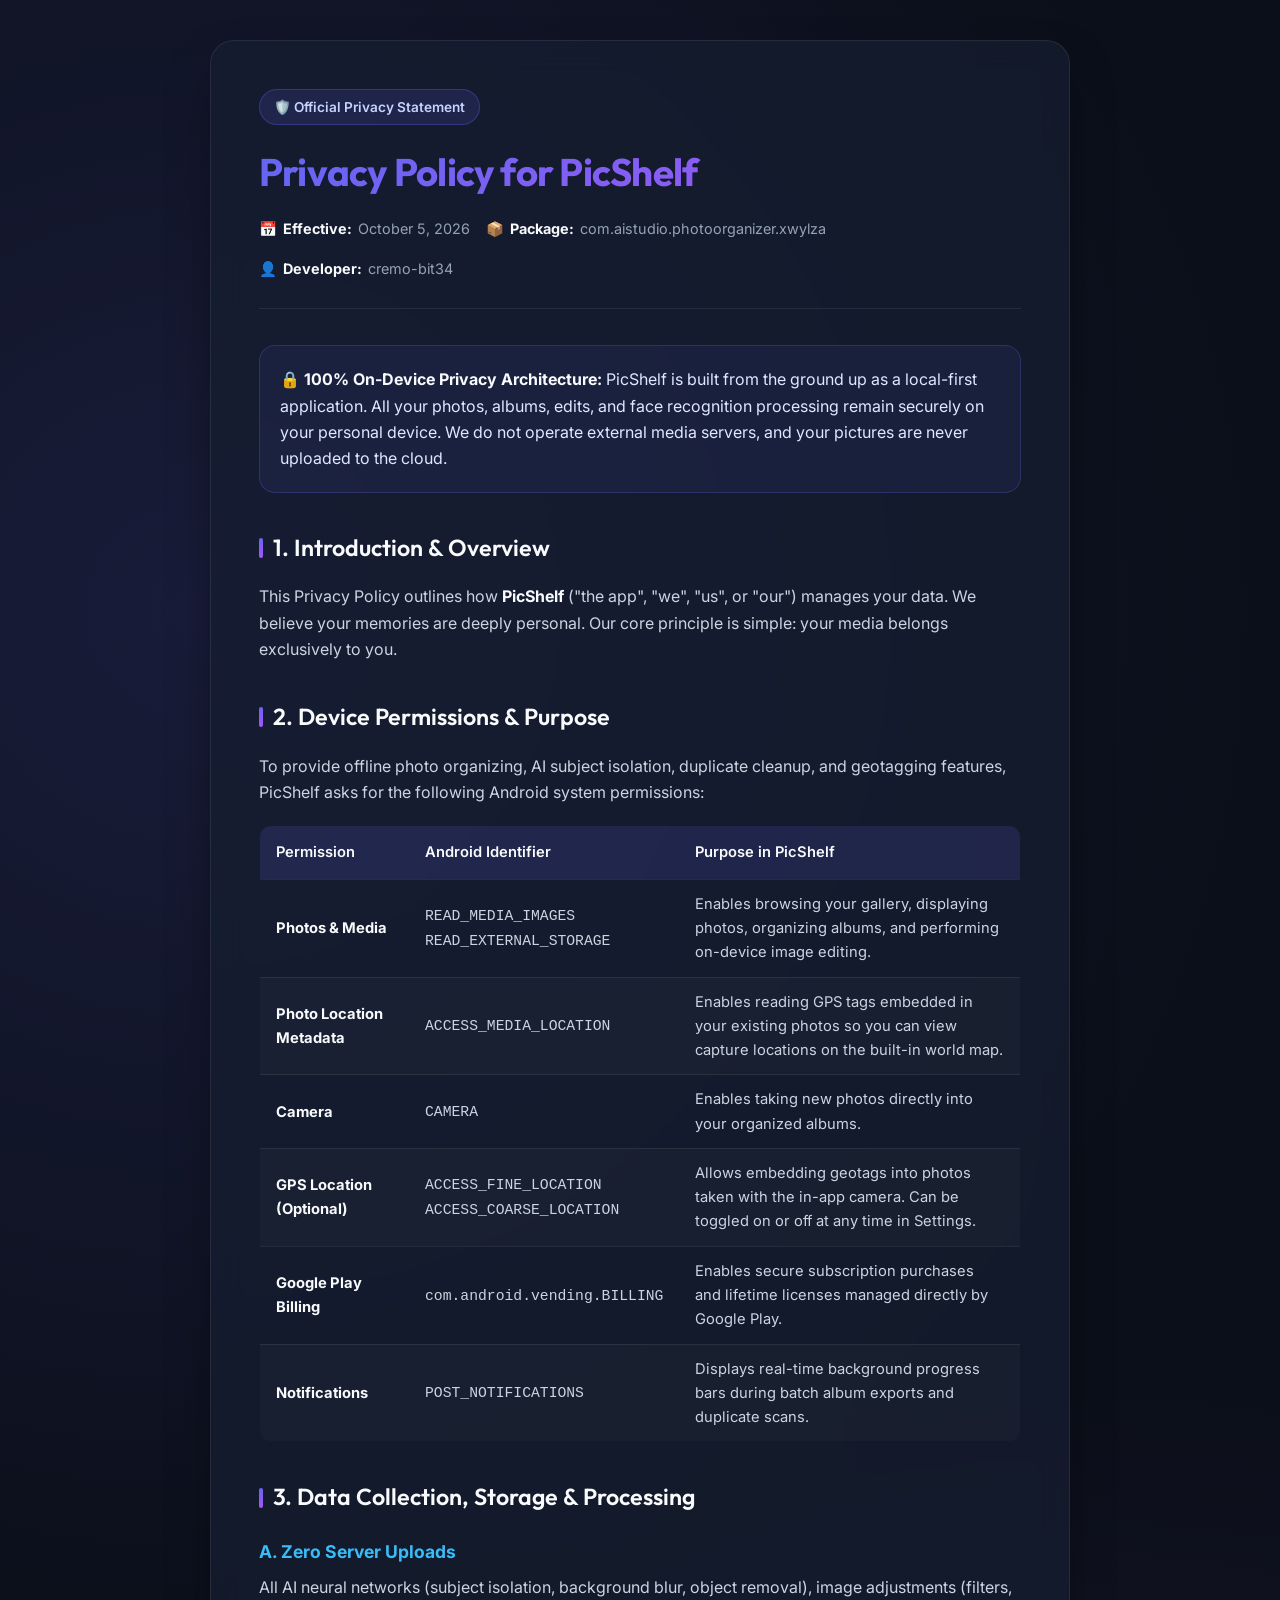
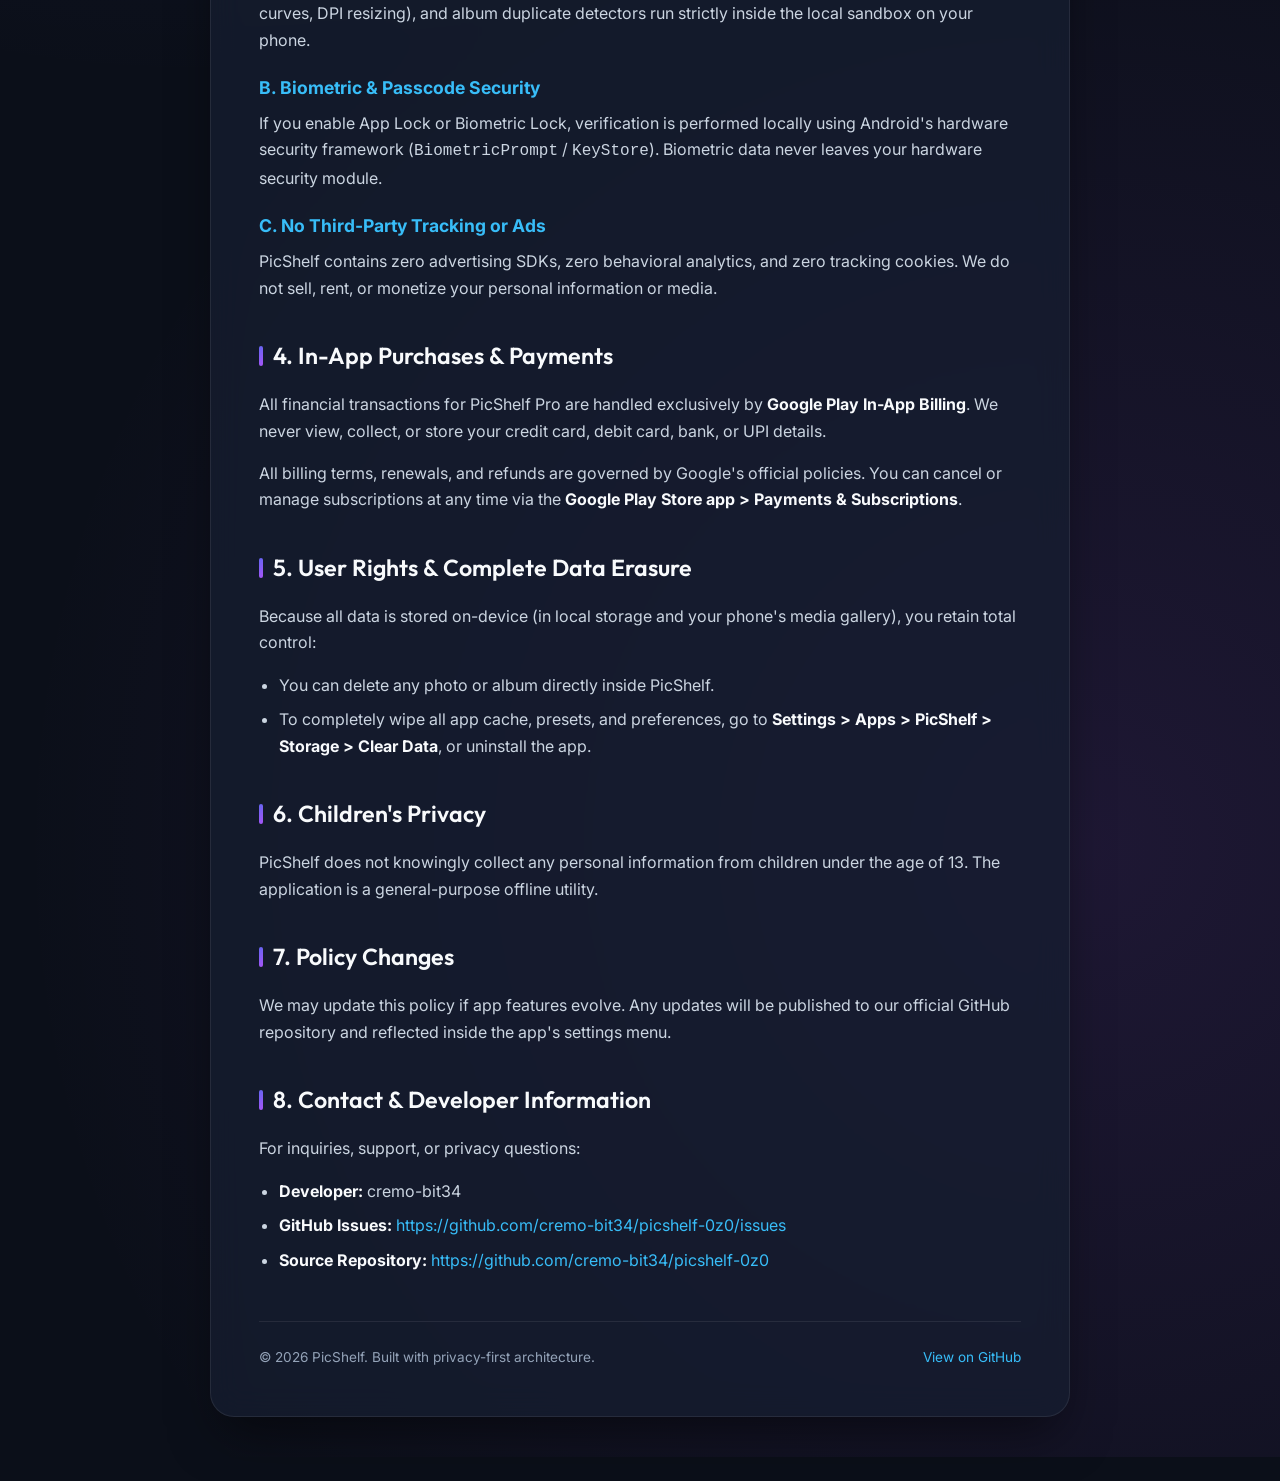
<file: privacy-policy.html>
<!DOCTYPE html>
<html lang="en">
<head>
  <meta charset="UTF-8">
  <meta name="viewport" content="width=device-width, initial-scale=1.0">
  <title>Privacy Policy - PicShelf</title>
  <link rel="preconnect" href="https://fonts.googleapis.com">
  <link rel="preconnect" href="https://fonts.gstatic.com" crossorigin>
  <link href="https://fonts.googleapis.com/css2?family=Outfit:wght@400;500;600;700&family=Inter:wght@400;500;600&display=swap" rel="stylesheet">
  <style>
    :root {
      --bg: #0b0f19;
      --card-bg: rgba(22, 30, 49, 0.75);
      --card-border: rgba(255, 255, 255, 0.08);
      --primary: #6366f1;
      --primary-gradient: linear-gradient(135deg, #6366f1 0%, #a855f7 100%);
      --accent: #38bdf8;
      --text: #f8fafc;
      --text-muted: #94a3b8;
      --table-header: rgba(99, 102, 241, 0.15);
    }
    * {
      box-sizing: border-box;
      margin: 0;
      padding: 0;
    }
    body {
      font-family: 'Inter', -apple-system, BlinkMacSystemFont, sans-serif;
      background-color: var(--bg);
      color: var(--text);
      line-height: 1.65;
      padding: 40px 20px;
      min-height: 100vh;
      background-image: 
        radial-gradient(circle at 15% 20%, rgba(99, 102, 241, 0.15) 0%, transparent 40%),
        radial-gradient(circle at 85% 80%, rgba(168, 85, 247, 0.12) 0%, transparent 40%);
    }
    .container {
      max-width: 860px;
      margin: 0 auto;
      background: var(--card-bg);
      backdrop-filter: blur(16px);
      -webkit-backdrop-filter: blur(16px);
      border: 1px solid var(--card-border);
      border-radius: 24px;
      padding: 48px;
      box-shadow: 0 25px 50px -12px rgba(0, 0, 0, 0.5);
    }
    .header {
      margin-bottom: 36px;
      border-bottom: 1px solid var(--card-border);
      padding-bottom: 28px;
    }
    .brand-badge {
      display: inline-flex;
      align-items: center;
      gap: 8px;
      padding: 6px 14px;
      border-radius: 9999px;
      background: rgba(99, 102, 241, 0.15);
      border: 1px solid rgba(99, 102, 241, 0.3);
      color: #c7d2fe;
      font-size: 0.85rem;
      font-weight: 600;
      margin-bottom: 16px;
    }
    h1 {
      font-family: 'Outfit', sans-serif;
      font-size: 2.4rem;
      font-weight: 700;
      letter-spacing: -0.02em;
      background: var(--primary-gradient);
      -webkit-background-clip: text;
      -webkit-text-fill-color: transparent;
      margin-bottom: 12px;
    }
    .meta-info {
      display: flex;
      flex-wrap: wrap;
      gap: 16px;
      color: var(--text-muted);
      font-size: 0.9rem;
    }
    .meta-item {
      display: flex;
      align-items: center;
      gap: 6px;
    }
    h2 {
      font-family: 'Outfit', sans-serif;
      font-size: 1.45rem;
      font-weight: 600;
      color: var(--text);
      margin-top: 36px;
      margin-bottom: 16px;
      display: flex;
      align-items: center;
      gap: 10px;
    }
    h2::before {
      content: '';
      display: inline-block;
      width: 4px;
      height: 20px;
      background: var(--primary-gradient);
      border-radius: 4px;
    }
    h3 {
      font-size: 1.1rem;
      color: var(--accent);
      margin-top: 20px;
      margin-bottom: 8px;
    }
    p {
      color: #cbd5e1;
      margin-bottom: 16px;
      font-size: 1rem;
    }
    ul {
      margin-left: 20px;
      margin-bottom: 18px;
      color: #cbd5e1;
    }
    li {
      margin-bottom: 8px;
    }
    strong {
      color: var(--text);
    }
    .highlight-card {
      background: rgba(99, 102, 241, 0.08);
      border: 1px solid rgba(99, 102, 241, 0.25);
      border-radius: 16px;
      padding: 20px;
      margin: 20px 0;
    }
    .highlight-card p {
      margin: 0;
      color: #e0e7ff;
    }
    table {
      width: 100%;
      border-collapse: collapse;
      margin: 20px 0;
      border-radius: 12px;
      overflow: hidden;
      border: 1px solid var(--card-border);
      font-size: 0.92rem;
    }
    th {
      background: var(--table-header);
      color: var(--text);
      text-align: left;
      padding: 14px 16px;
      font-weight: 600;
      border-bottom: 1px solid var(--card-border);
    }
    td {
      padding: 12px 16px;
      border-bottom: 1px solid var(--card-border);
      color: #cbd5e1;
    }
    tr:last-child td {
      border-bottom: none;
    }
    tr:nth-child(even) {
      background: rgba(255, 255, 255, 0.02);
    }
    a {
      color: var(--accent);
      text-decoration: none;
      transition: color 0.2s ease;
    }
    a:hover {
      color: #7dd3fc;
      text-decoration: underline;
    }
    .footer {
      margin-top: 48px;
      padding-top: 24px;
      border-top: 1px solid var(--card-border);
      display: flex;
      justify-content: space-between;
      align-items: center;
      flex-wrap: wrap;
      gap: 16px;
      color: var(--text-muted);
      font-size: 0.85rem;
    }
    @media (max-width: 640px) {
      body {
        padding: 16px 12px;
      }
      .container {
        padding: 24px 20px;
        border-radius: 18px;
      }
      h1 {
        font-size: 1.8rem;
      }
      table {
        display: block;
        overflow-x: auto;
      }
    }
  </style>
</head>
<body>
  <div class="container">
    <div class="header">
      <div class="brand-badge">🛡️ Official Privacy Statement</div>
      <h1>Privacy Policy for PicShelf</h1>
      <div class="meta-info">
        <div class="meta-item">📅 <strong>Effective:</strong> October 5, 2026</div>
        <div class="meta-item">📦 <strong>Package:</strong> com.aistudio.photoorganizer.xwylza</div>
        <div class="meta-item">👤 <strong>Developer:</strong> cremo-bit34</div>
      </div>
    </div>

    <div class="highlight-card">
      <p><strong>🔒 100% On-Device Privacy Architecture:</strong> PicShelf is built from the ground up as a local-first application. All your photos, albums, edits, and face recognition processing remain securely on your personal device. We do not operate external media servers, and your pictures are never uploaded to the cloud.</p>
    </div>

    <h2>1. Introduction & Overview</h2>
    <p>This Privacy Policy outlines how <strong>PicShelf</strong> ("the app", "we", "us", or "our") manages your data. We believe your memories are deeply personal. Our core principle is simple: your media belongs exclusively to you.</p>

    <h2>2. Device Permissions & Purpose</h2>
    <p>To provide offline photo organizing, AI subject isolation, duplicate cleanup, and geotagging features, PicShelf asks for the following Android system permissions:</p>
    
    <table>
      <thead>
        <tr>
          <th>Permission</th>
          <th>Android Identifier</th>
          <th>Purpose in PicShelf</th>
        </tr>
      </thead>
      <tbody>
        <tr>
          <td><strong>Photos & Media</strong></td>
          <td><code>READ_MEDIA_IMAGES</code><br><code>READ_EXTERNAL_STORAGE</code></td>
          <td>Enables browsing your gallery, displaying photos, organizing albums, and performing on-device image editing.</td>
        </tr>
        <tr>
          <td><strong>Photo Location Metadata</strong></td>
          <td><code>ACCESS_MEDIA_LOCATION</code></td>
          <td>Enables reading GPS tags embedded in your existing photos so you can view capture locations on the built-in world map.</td>
        </tr>
        <tr>
          <td><strong>Camera</strong></td>
          <td><code>CAMERA</code></td>
          <td>Enables taking new photos directly into your organized albums.</td>
        </tr>
        <tr>
          <td><strong>GPS Location (Optional)</strong></td>
          <td><code>ACCESS_FINE_LOCATION</code><br><code>ACCESS_COARSE_LOCATION</code></td>
          <td>Allows embedding geotags into photos taken with the in-app camera. Can be toggled on or off at any time in Settings.</td>
        </tr>
        <tr>
          <td><strong>Google Play Billing</strong></td>
          <td><code>com.android.vending.BILLING</code></td>
          <td>Enables secure subscription purchases and lifetime licenses managed directly by Google Play.</td>
        </tr>
        <tr>
          <td><strong>Notifications</strong></td>
          <td><code>POST_NOTIFICATIONS</code></td>
          <td>Displays real-time background progress bars during batch album exports and duplicate scans.</td>
        </tr>
      </tbody>
    </table>

    <h2>3. Data Collection, Storage & Processing</h2>
    <h3>A. Zero Server Uploads</h3>
    <p>All AI neural networks (subject isolation, background blur, object removal), image adjustments (filters, curves, DPI resizing), and album duplicate detectors run strictly inside the local sandbox on your phone.</p>

    <h3>B. Biometric & Passcode Security</h3>
    <p>If you enable App Lock or Biometric Lock, verification is performed locally using Android's hardware security framework (<code>BiometricPrompt</code> / <code>KeyStore</code>). Biometric data never leaves your hardware security module.</p>

    <h3>C. No Third-Party Tracking or Ads</h3>
    <p>PicShelf contains zero advertising SDKs, zero behavioral analytics, and zero tracking cookies. We do not sell, rent, or monetize your personal information or media.</p>

    <h2>4. In-App Purchases & Payments</h2>
    <p>All financial transactions for PicShelf Pro are handled exclusively by <strong>Google Play In-App Billing</strong>. We never view, collect, or store your credit card, debit card, bank, or UPI details.</p>
    <p>All billing terms, renewals, and refunds are governed by Google's official policies. You can cancel or manage subscriptions at any time via the <strong>Google Play Store app &gt; Payments &amp; Subscriptions</strong>.</p>

    <h2>5. User Rights & Complete Data Erasure</h2>
    <p>Because all data is stored on-device (in local storage and your phone's media gallery), you retain total control:</p>
    <ul>
      <li>You can delete any photo or album directly inside PicShelf.</li>
      <li>To completely wipe all app cache, presets, and preferences, go to <strong>Settings &gt; Apps &gt; PicShelf &gt; Storage &gt; Clear Data</strong>, or uninstall the app.</li>
    </ul>

    <h2>6. Children's Privacy</h2>
    <p>PicShelf does not knowingly collect any personal information from children under the age of 13. The application is a general-purpose offline utility.</p>

    <h2>7. Policy Changes</h2>
    <p>We may update this policy if app features evolve. Any updates will be published to our official GitHub repository and reflected inside the app's settings menu.</p>

    <h2>8. Contact & Developer Information</h2>
    <p>For inquiries, support, or privacy questions:</p>
    <ul>
      <li><strong>Developer:</strong> cremo-bit34</li>
      <li><strong>GitHub Issues:</strong> <a href="https://github.com/cremo-bit34/picshelf-0z0/issues" target="_blank" rel="noopener">https://github.com/cremo-bit34/picshelf-0z0/issues</a></li>
      <li><strong>Source Repository:</strong> <a href="https://github.com/cremo-bit34/picshelf-0z0" target="_blank" rel="noopener">https://github.com/cremo-bit34/picshelf-0z0</a></li>
    </ul>

    <div class="footer">
      <div>&copy; 2026 PicShelf. Built with privacy-first architecture.</div>
      <div><a href="https://github.com/cremo-bit34/picshelf-0z0" target="_blank">View on GitHub</a></div>
    </div>
  </div>
</body>
</html>
</file>
